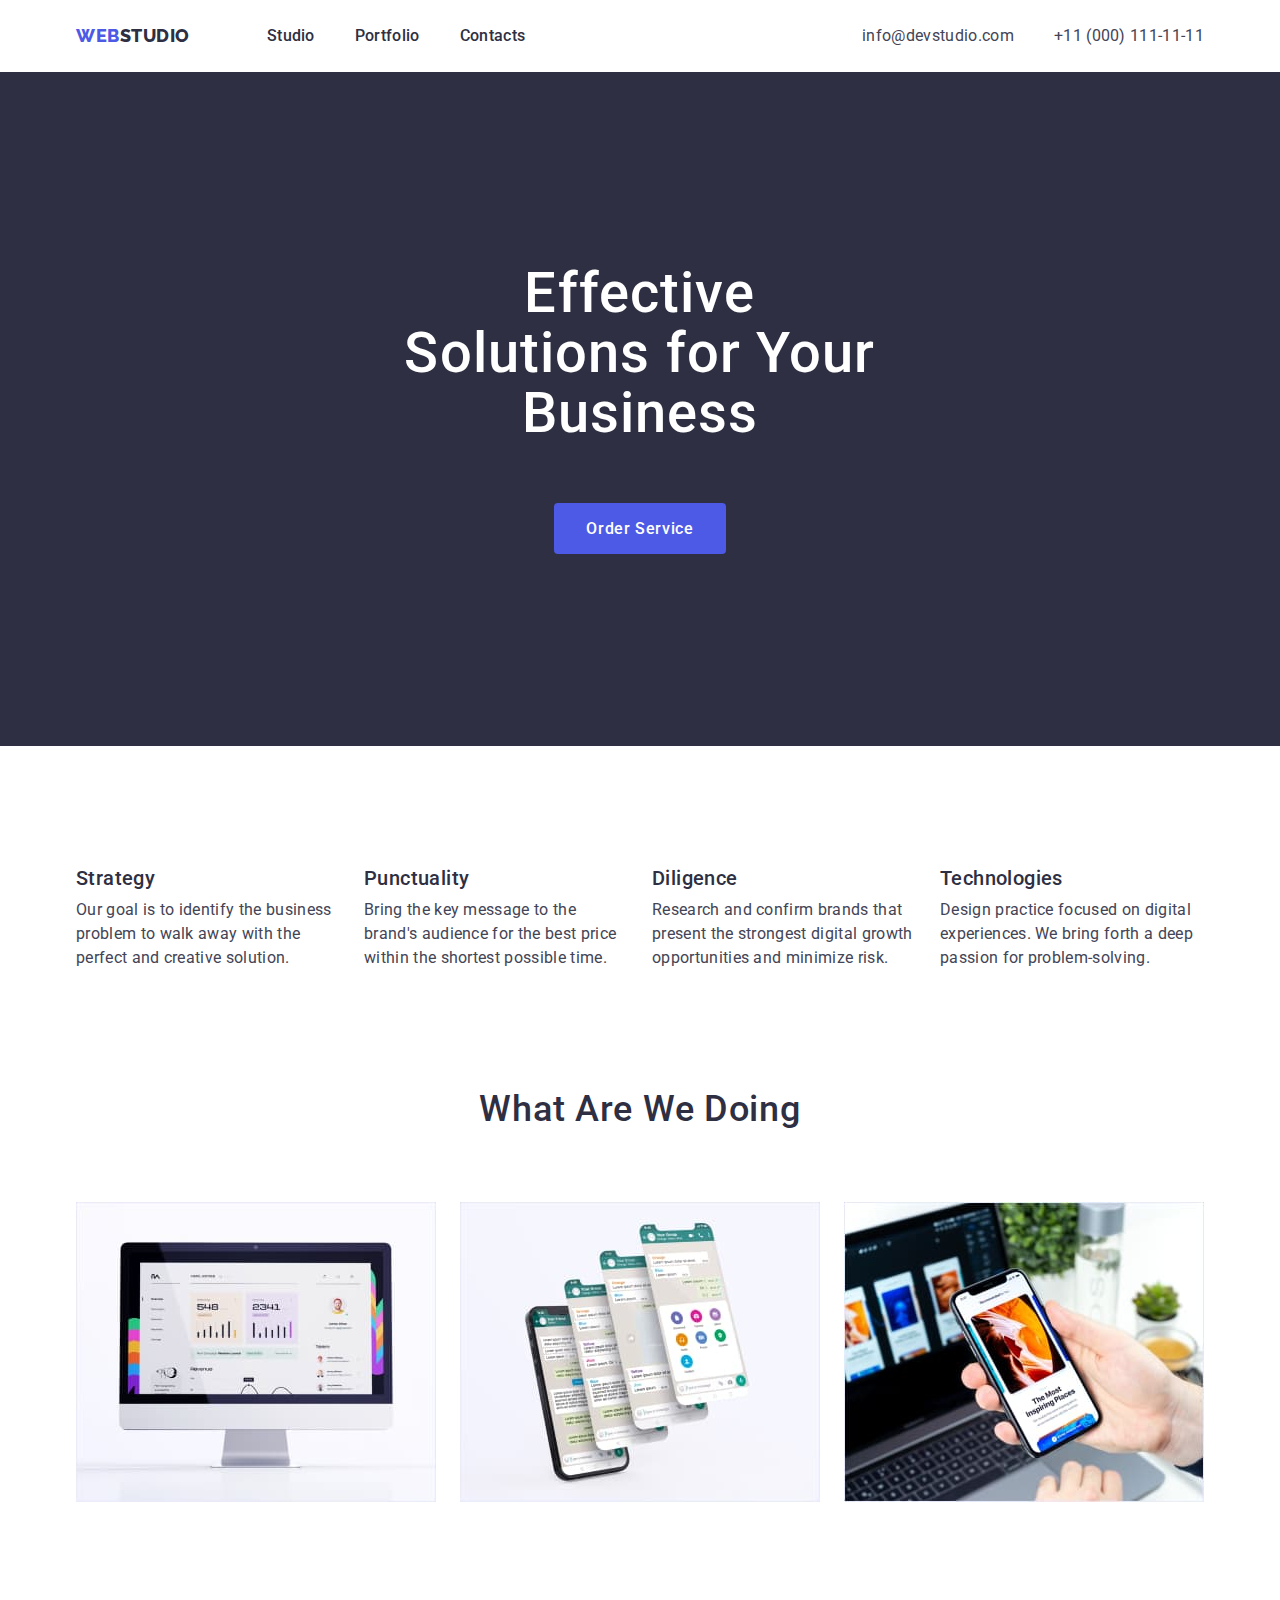
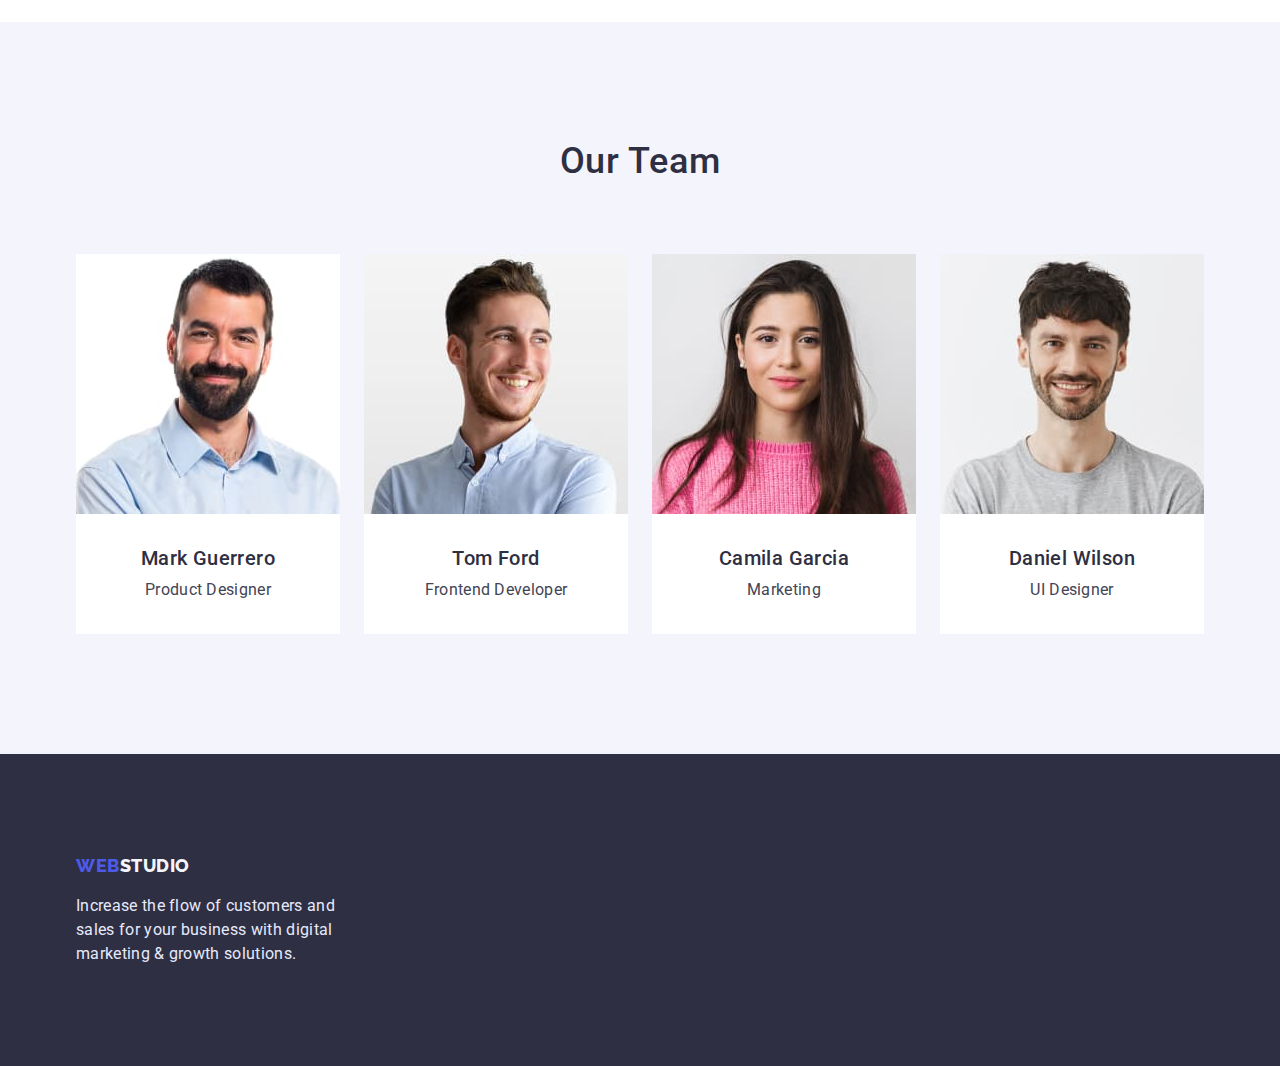
<file: index.html>
<!DOCTYPE html>
<html lang="en">
	<head>
		<meta charset="UTF-8" />
		<meta http-equiv="X-UA-Compatible" content="IE=edge" />
		<meta name="viewport" content="width=device-width, initial-scale=1.0" />
		<title>Main Page</title>
		<link rel="preconnect" href="https://fonts.googleapis.com" />
		<link rel="preconnect" href="https://fonts.gstatic.com" crossorigin />
		<link
			rel="stylesheet"
			href="https://fonts.googleapis.com/css2?family=Raleway:wght@800&family=Roboto:wght@400;500;700;900&display=swap"
		/>
		<link
			rel="stylesheet"
			href="https://cdnjs.cloudflare.com/ajax/libs/modern-normalize/1.0.0/modern-normalize.min.css"
		/>
		<link rel="stylesheet" href="./css/styles.css" />
	</head>
	<body>
		<header class="header">
			<div class="page-header container">
				<!-- Logo -->
				<a href="#" class="link logo"><span class="web">WEB</span>STUDIO</a>
				<!-- Nav -->
				<ul class="header-list">
					<li class="header-item"><a class="header-link link" href="./index.html">Studio</a></li>
					<li class="header-item"><a class="header-link link" href="./portfolio.html">Portfolio</a></li>
					<li class="header-item"><a class="header-link link" href="#">Contacts</a></li>
				</ul>
				<!-- Contacts -->
				<ul class="header-contacts">
					<li><a class="header-phone link" href="mailto:info@devstudio.com">info@devstudio.com</a></li>
					<li><a class="header-mail link" href="tel:+110001111111">+11 (000) 111-11-11</a></li>
				</ul>
			</div>
		</header>
		<main>
			<!-- Hero -->
			<section class="hero">
				<div class="container">
					<h1 class="hero-title">Effective Solutions for Your Business</h1>
					<button class="hero-button" type="button">Order Service</button>
				</div>
			</section>
			<!-- Qualities -->
			<section class="qualities">
				<div class="container">
					<h2 class="visually-hidden">Qualities</h2>
					<ul class="qualities-list">
						<li class="qualities-item">
							<h3 class="qualities-title">Strategy</h3>
							<p class="qualities-text">
								Our goal is to identify the business problem to walk away with the perfect and creative solution.
							</p>
						</li>
						<li class="qualities-item">
							<h3 class="qualities-title">Punctuality</h3>
							<p class="qualities-text">
								Bring the key message to the brand's audience for the best price within the shortest possible time.
							</p>
						</li>
						<li class="qualities-item">
							<h3 class="qualities-title">Diligence</h3>
							<p class="qualities-text">
								Research and confirm brands that present the strongest digital growth opportunities and minimize risk.
							</p>
						</li>
						<li class="qualities-item">
							<h3 class="qualities-title">Technologies</h3>
							<p class="qualities-text">
								Design practice focused on digital experiences. We bring forth a deep passion for problem-solving.
							</p>
						</li>
					</ul>
				</div>
			</section>
			<!-- What are we doing -->
			<section class="work">
				<div class="container">
					<h2 class="work-title">What are we doing</h2>
					<ul class="work-list">
						<li><img width="360" height="300" src="./img/about/monitor.jpg" alt="monitor" /></li>
						<li><img width="360" height="300" src="./img/about/phone.jpg" alt="phone" /></li>
						<li>
							<img width="360" height="300" src="./img/about/a_phone_in_hand.jpg" alt="Phone in hand" />
						</li>
					</ul>
				</div>
			</section>
			<!-- Team -->
			<section class="team">
				<div class="container">
					<h2 class="team-title">Our Team</h2>
					<ul class="team-list">
						<li class="team-item">
							<img width="264" height="260" src="./img/team/mark.jpg" alt="Photo of Mark Guerrero" />
							<div class="team-item-text">
								<h3 class="name">Mark Guerrero</h3>
								<p class="job">Product Designer</p>
							</div>
						</li>
						<li class="team-item">
							<img width="264" height="260" src="./img/team/tom.jpg" alt="Photo of Tom Ford" />
							<div class="team-item-text">
								<h3 class="name">Tom Ford</h3>
								<p class="job">Frontend Developer</p>
							</div>
						</li>
						<li class="team-item">
							<img width="264" height="260" src="./img/team/camila.jpg" alt="Photo of Camila Garcia" />
							<div class="team-item-text">
								<h3 class="name">Camila Garcia</h3>
							<p class="job">Marketing</p>
							</div>
						</li>
						<li class="team-item">
							<img width="264" height="260" src="./img/team/daniel.jpg" alt="Photo of Daniel Wilson" />
							<div class="team-item-text">
								<h3 class="name">Daniel Wilson</h3>
							<p class="job">UI Designer</p>
							</div>
						</li>
					</ul>
				</div>
			</section>
		</main>
		<!-- Footer -->
		<footer class="footer">
			<div class="container">
				<!-- Logo -->
				<a class="link logo" href="#"><span class="web">WEB</span>STUDIO</a>
				<p class="footer-text">
					Increase the flow of customers and sales for your business with digital marketing & growth solutions.
				</p>
			</div>
		</footer>
	</body>
</html>
</file>
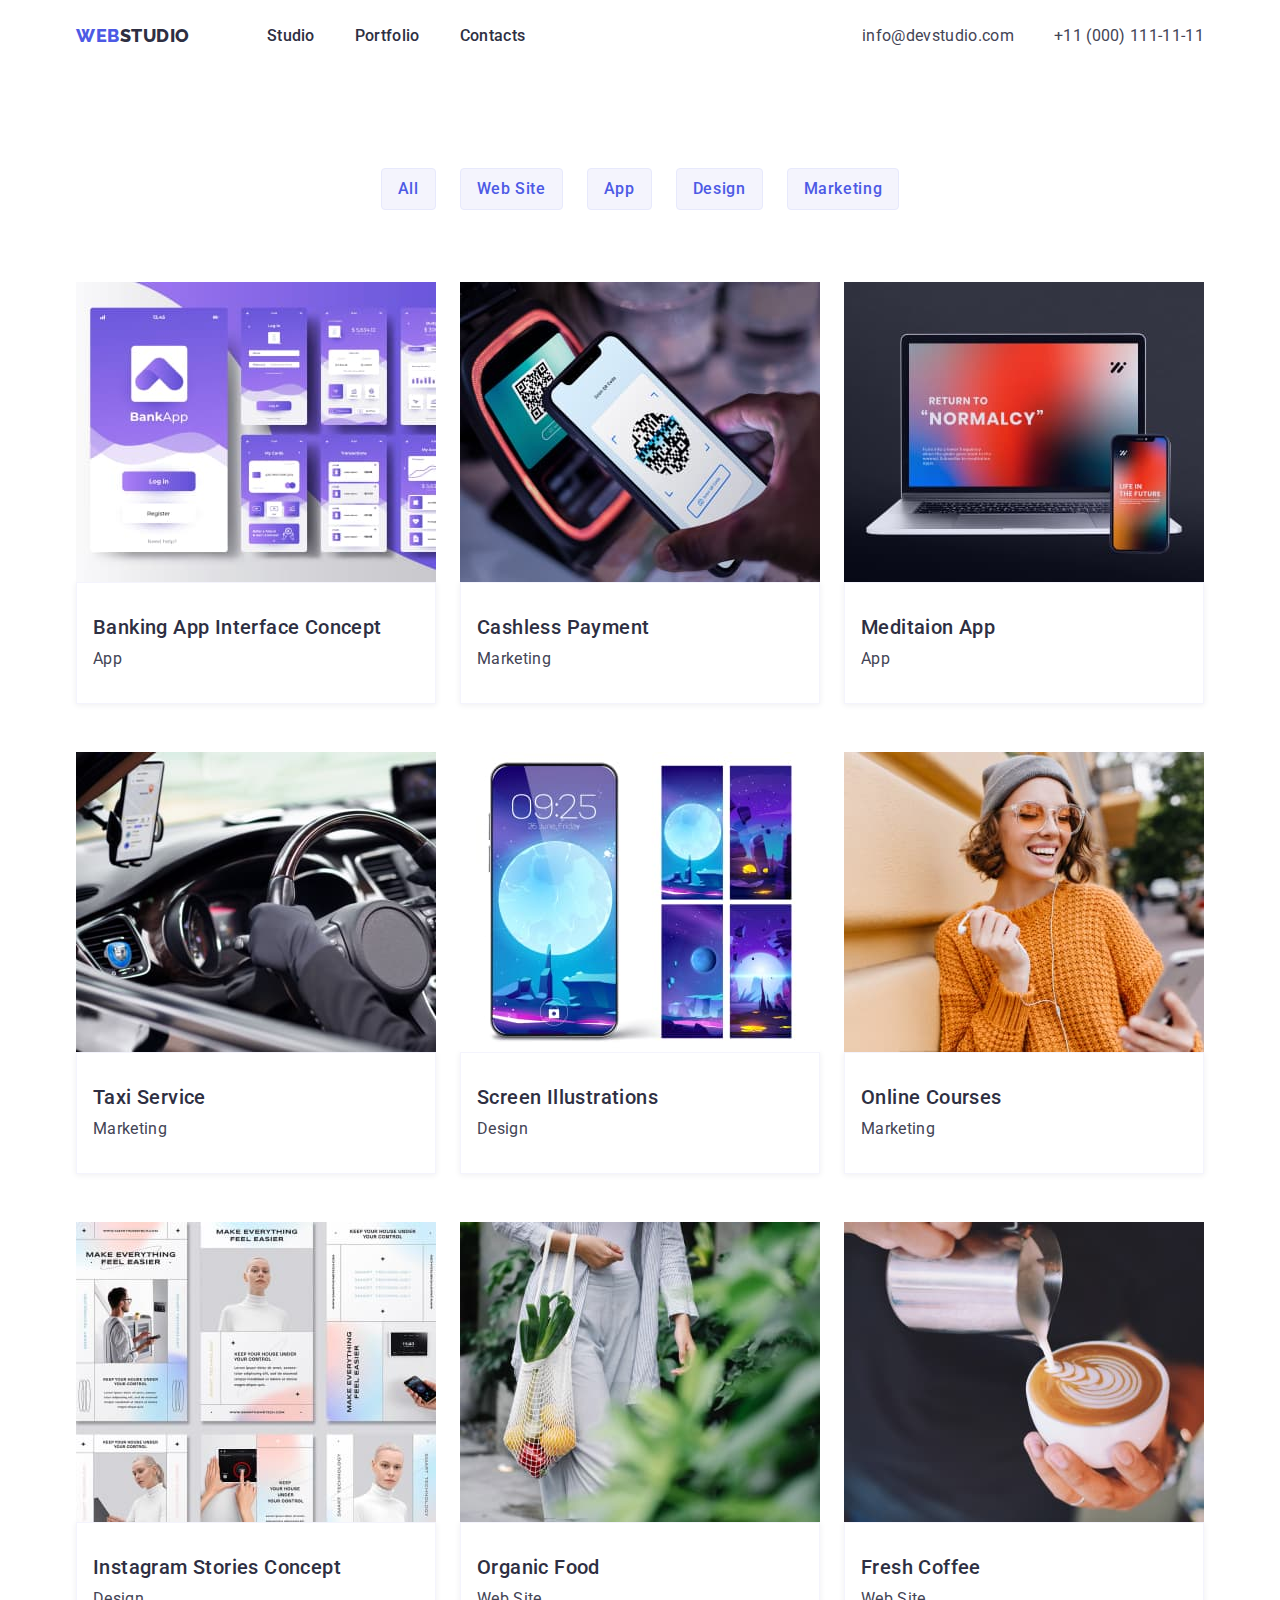
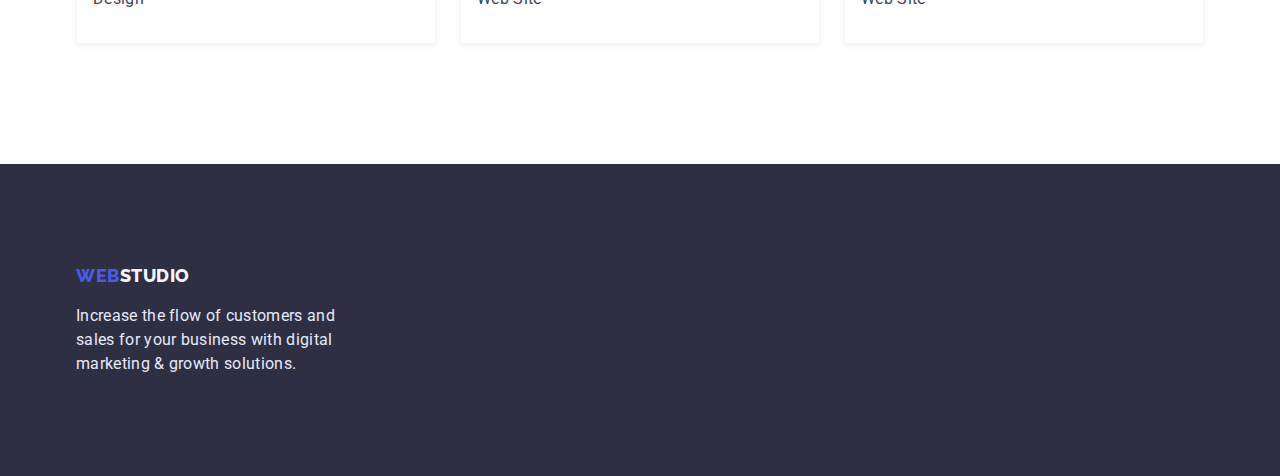
<file: portfolio.html>
<!DOCTYPE html>
<html lang="en">
	<head>
		<meta charset="UTF-8" />
		<meta http-equiv="X-UA-Compatible" content="IE=edge" />
		<meta name="viewport" content="width=device-width, initial-scale=1.0" />
		<title>Portfolio</title>
		<link rel="preconnect" href="https://fonts.googleapis.com" />
		<link rel="preconnect" href="https://fonts.gstatic.com" crossorigin />
		<link
			rel="stylesheet"
			href="https://fonts.googleapis.com/css2?family=Raleway:wght@800&family=Roboto:wght@400;500;700;900&display=swap"
		/>
		<link
			rel="stylesheet"
			href="https://cdnjs.cloudflare.com/ajax/libs/modern-normalize/1.0.0/modern-normalize.min.css"
		/>
		<link rel="stylesheet" href="./css/styles.css" />
	</head>
	<body>
		<header class="header">
			<div class="page-header container">
				<!-- Logo -->
				<a href="#" class="link logo"><span class="web">WEB</span>STUDIO</a>
				<!-- Nav -->
				<ul class="header-list">
					<li class="header-item"><a class="header-link link" href="./index.html">Studio</a></li>
					<li class="header-item"><a class="header-link link" href="./portfolio.html">Portfolio</a></li>
					<li class="header-item"><a class="header-link link" href="#">Contacts</a></li>
				</ul>
				<!-- Contacts -->
				<ul class="header-contacts">
					<li><a class="header-phone link" href="mailto:info@devstudio.com">info@devstudio.com</a></li>
					<li><a class="header-mail link" href="tel:+110001111111">+11 (000) 111-11-11</a></li>
				</ul>
			</div>
		</header>
		<main>
			<section class="portfolio">
				<div class="container">
					<h1 class="visually-hidden">Portfolio</h1>
					<!-- Filter -->
					<ul class="filter">
						<li class="filter-item"><button class="filter-button" type="button">All</button></li>
						<li class="filter-item"><button class="filter-button" type="button">Web Site</button></li>
						<li class="filter-item"><button class="filter-button" type="button">App</button></li>
						<li class="filter-item"><button class="filter-button" type="button">Design</button></li>
						<li class="filter-item"><button class="filter-button" type="button">Marketing</button></li>
					</ul>
					<!-- Portfolio -->
					<ul class="portfolio-list">
						<li class="portfolio-item">
							<img
								class="portfolio-card"
								src="./img/portfolio/app.jpg"
								alt="Banking app interface"
								width="360"
								height="300"
							/>
							<div class="portfolio-card-text">
								<h2 class="portfolio-title">Banking App Interface Concept</h2>
								<p class="portfolio-text">App</p>
							</div>
						</li>
						<li class="portfolio-item">
							<img
								class="portfolio-card"
								src="./img/portfolio/payment.jpg"
								alt="Cashless payment"
								width="360"
								height="300"
							/>
							<div class="portfolio-card-text">
								<h2 class="portfolio-title">Cashless Payment</h2>
								<p class="portfolio-text">Marketing</p>
							</div>
						</li>
						<li class="portfolio-item">
							<img
								class="portfolio-card"
								src="./img/portfolio/notebook.jpg"
								alt="Notebook and phone"
								width="360"
								height="300"
							/>
							<div class="portfolio-card-text">
								<h2 class="portfolio-title">Meditaion App</h2>
								<p class="portfolio-text">App</p>
							</div>
						</li>
						<li class="portfolio-item">
							<img
								class="portfolio-card"
								src="./img/portfolio/drive.jpg"
								alt="Driving a car"
								width="360"
								height="300"
							/>
							<div class="portfolio-card-text">
								<h2 class="portfolio-title">Taxi Service</h2>
								<p class="portfolio-text">Marketing</p>
							</div>
						</li>
						<li class="portfolio-item">
							<img
								class="portfolio-card"
								src="./img/portfolio/phonetheme.jpg"
								alt="Phonethemes"
								width="360"
								height="300"
							/>
							<div class="portfolio-card-text">
								<h2 class="portfolio-title">Screen Illustrations</h2>
								<p class="portfolio-text">Design</p>
							</div>
						</li>
						<li class="portfolio-item">
							<img
								class="portfolio-card"
								src="./img/portfolio/girl.jpg"
								alt="Girl talkin by phone"
								width="360"
								height="300"
							/>
							<div class="portfolio-card-text">
								<h2 class="portfolio-title">Online Courses</h2>
								<p class="portfolio-text">Marketing</p>
							</div>
						</li>
						<li class="portfolio-item">
							<img
								class="portfolio-card"
								src="./img/portfolio/feel-easier.jpg"
								alt="Instagram stories screenshots"
								width="360"
								height="300"
							/>
							<div class="portfolio-card-text">
								<h2 class="portfolio-title">Instagram Stories Concept</h2>
								<p class="portfolio-text">Design</p>
							</div>
						</li>
						<li class="portfolio-item">
							<img
								class="portfolio-card"
								src="./img/portfolio/girlwithbag.jpg"
								alt="Girl carring a bag with fruit"
								width="360"
								height="300"
							/>
							<div class="portfolio-card-text">
								<h2 class="portfolio-title">Organic Food</h2>
								<p class="portfolio-text">Web Site</p>
							</div>
						</li>
						<li class="portfolio-item">
							<img
								class="portfolio-card"
								src="./img/portfolio/coffee.jpg"
								alt="Making coffee"
								width="360"
								height="300"
							/>
							<div class="portfolio-card-text">
								<h2 class="portfolio-title">Fresh Coffee</h2>
								<p class="portfolio-text">Web Site</p>
							</div>
						</li>
					</ul>
				</div>
			</section>
		</main>
		<!-- Footer -->
		<footer class="footer">
			<div class="container">
				<!-- Logo -->
				<a class="link logo" href="#"><span class="web">WEB</span>STUDIO</a>
				<p class="footer-text">
					Increase the flow of customers and sales for your business with digital marketing & growth solutions.
				</p>
			</div>
		</footer>
	</body>
</html>
</file>
<file: css/styles.css>
:root {
	--main-text-color: #434455;
	--secondary-text-color: #2e2f42;
	--accent-text-color: #fff;
	--logo-color: #4d5ae5;
	--footer-tex-color: #e7e9fc;
	--main-background-color: #e5e5e5;
	--secondary-background-color: #f4f4fd;
}

.visually-hidden {
	position: absolute;
	width: 1px;
	height: 1px;
	margin: -1px;
	border: 0;
	padding: 0;
	white-space: nowrap;
	clip-path: inset(100%);
	clip: rect(0 0 0 0);
	overflow: hidden;
}
.link {
	font-family: inherit;
	text-decoration: none;
}
ul {
	list-style: none;
	margin-top: 0;
	margin-bottom: 0;
	padding-left: 0;
}
h1,
h2,
h3,
h4,
p {
	margin-top: 0;
	margin-bottom: 0;
}
img {
	display: block;
}
button {
	cursor: pointer;
}
body {
	font-family: "Roboto", sans-serif;
	color: var(--main-text-color);
	background-color: var(--accent-text-color);
}
.container {
	width: 1158px;
	margin-left: auto;
	margin-right: auto;
	padding-left: 15px;
	padding-right: 15px;
}

/* ----------Header---------- */
.page-header {
	display: flex;
	align-items: center;
}
.logo {
	margin-right: 77px;
}
.header-item:not(:last-child) {
	margin-right: 40px;
}
.header-list {
	display: flex;
}
.header-contacts {
	display: flex;
	margin-left: auto;
}
.header-phone {
	margin-right: 40px;
}
.logo {
	font-family: "Raleway", sans-serif;
	font-weight: 800;
	font-size: 18px;
	line-height: 1.33;
	letter-spacing: 0.03em;
	color: var(--secondary-text-color);
}
.web {
	font-family: "Raleway", sans-serif;
	font-weight: 800;
	font-size: 18px;
	line-height: 1.33;
	letter-spacing: 0.03em;
	color: var(--logo-color);
}
.header-link {
	display: block;
	padding-top: 24px;
	padding-bottom: 24px;

	font-weight: 500;
	font-size: 16px;
	line-height: 1.5;
	letter-spacing: 0.02em;
	color: var(--secondary-text-color);
}
.header-link:hover,
.header-link:focus {
	color: var(--main-text-color);
}
.header-link:active {
	color: var(--logo-color);
}
.header-phone,
.header-mail {
	font-size: 16px;
	line-height: 1.5;
	letter-spacing: 0.02em;
	color: var(--main-text-color);
}
.header-phone:hover,
.header-mail:hover,
.header-phone:focus,
.header-mail:focus {
	color: var(--logo-color);
}

/* ----------Main Page---------- */

/* ----------Hero---------- */
.hero {
	padding-top: 192px;
	padding-bottom: 192px;

	text-align: center;
	background-color: var(--secondary-text-color);
}
.hero-title {
	width: 492px;
	margin-left: auto;
	margin-right: auto;
	margin-bottom: 59px;

	font-weight: 500;
	font-size: 56px;
	line-height: 1.07;
	letter-spacing: 0.02em;
	color: var(--accent-text-color);
}
.hero-button {
	display: block;
	padding: 16px 32px;
	margin-left: auto;
	margin-right: auto;

	font-family: "Roboto", sans-serif;
	font-weight: 500;
	font-style: normal;
	font-size: 16px;
	line-height: 1.19;
	letter-spacing: 0.04em;
	color: var(--accent-text-color);
	background: var(--logo-color);
	border-radius: 4px;
	border: transparent;
}
.hero-button:hover {
	background-color: var(--logo-color);
}
.hero-button:active {
	background-color: #404bbf;
}

/* ----------Qualities---------- */
.qualities {
	padding-top: 120px;
	padding-bottom: 120px;
}
.qualities-list {
	display: flex;
	margin-right: -24px;
}
.qualities-item {
	flex-basis: calc(100% / 4 - 24px);
	margin-right: 24px;
}
.qualities-item:last-child {
	margin-right: 0;
}
.qualities-title {
	margin-bottom: 8px;

	font-weight: 500;
	font-size: 20px;
	line-height: 1.2;
	letter-spacing: 0.02em;
	color: var(--secondary-text-color);
}
.qualities-text {
	font-size: 16px;
	line-height: 1.5;
	letter-spacing: 0.02em;
	color: var(--main-text-color);
}

/* ----------Work---------- */
.work {
	padding-bottom: 120px;
	text-align: center;
}
.work-title {
	margin-bottom: 72px;

	font-weight: 500;
	font-size: 36px;
	line-height: 1.11;
	letter-spacing: 0.02em;
	text-transform: capitalize;
	color: var(--secondary-text-color);
}
.work-list {
	display: flex;
	justify-content: space-between;
}

/* ----------Team---------- */
.team {
	padding-top: 120px;
	padding-bottom: 120px;

	text-align: center;
	background-color: var(--secondary-background-color);
}
.team-list {
	display: flex;
	justify-content: space-between;
	text-align: center;
}
.team-title {
	margin-bottom: 72px;

	font-weight: 500;
	font-size: 36px;
	line-height: 1.11;
	letter-spacing: 0.02em;
	text-transform: capitalize;
	color: var(--secondary-text-color);
}
.team-item {
	background-color: var(--accent-text-color);
}
.team-item-text {
	padding-top: 32px;
	padding-bottom: 32px;
	text-align: center;
}
.name {
	margin-bottom: 8px;
	font-weight: 500;
	font-size: 20px;
	line-height: 1.2;
	letter-spacing: 0.02em;
	color: var(--secondary-text-color);
}
.job {
	width: ;
	font-size: 16px;
	line-height: 1.5;
	letter-spacing: 0.02em;
	color: var(--main-text-color);
}

/* ----------Portfolio Page---------- */

/* ----------Filter---------- */
.portfolio {
	padding-top: 96px;
	padding-bottom: 120px;
}
.filter {
	margin-bottom: 72px;

	display: flex;
	justify-content: center;
}
.filter-item:not(:last-child) {
	margin-right: 24px;
}
.filter-button {
	padding: 8px 16px;

	font-family: inherit;
	font-weight: 500;
	font-style: normal;
	font-size: 16px;
	line-height: 1.5;
	letter-spacing: 0.04em;
	color: var(--logo-color);
	background: var(--secondary-background-color);
	border: 1px solid var(--footer-tex-color);
	border-radius: 4px;
}
.filter-button:hover,
.filter-button:focus {
	color: var(--accent-text-color);
	background: var(--logo-color);
}

/* ----------Portfolio---------- */
.portfolio-list {
	display: flex;
	padding: 0;
	margin: 0;
	flex-wrap: wrap;
	margin-right: -24px;
}
.portfolio-item {
	flex-basis: calc(100% / 3 - 24px);
}
.portfolio-item:not(:nth-child(3n)) {
	margin-right: 24px;
}
.portfolio-item:not(:nth-last-child(-n + 3)) {
	margin-bottom: 48px;
}
.portfolio-card {
	display: block;
}
.portfolio-card-text {
	padding-left: 16px;
	padding-top: 32px;
	padding-bottom: 32px;
	border: 0.5px solid #f4f4fd;
	box-shadow: 0px 1px 6px rgba(46, 47, 66, 0.08);
}
.portfolio-title {
	margin-bottom: 8px;

	font-weight: 500;
	font-size: 20px;
	line-height: 1.2;
	letter-spacing: 0.02em;
	color: var(--secondary-text-color);
}
.portfolio-text {
	font-size: 16px;
	line-height: 1.5;
	letter-spacing: 0.02em;
	color: var(--main-text-color);
}

/* ---------Footer--------- */
.footer {
	background-color: var(--secondary-text-color);
	padding-top: 100px;
	padding-bottom: 100px;
}
.footer .logo {
	font-family: "Raleway", sans-serif;
	font-weight: 800;
	font-size: 18px;
	line-height: 1.33;
	letter-spacing: 0.03em;
	color: var(--secondary-background-color);
}
.footer-text {
	width: 264px;
	margin-top: 16px;

	font-size: 16px;
	line-height: 1.5;
	letter-spacing: 0.02em;
	color: var(--footer-tex-color);
	background: var(--secondary-text-color);
}
</file>
